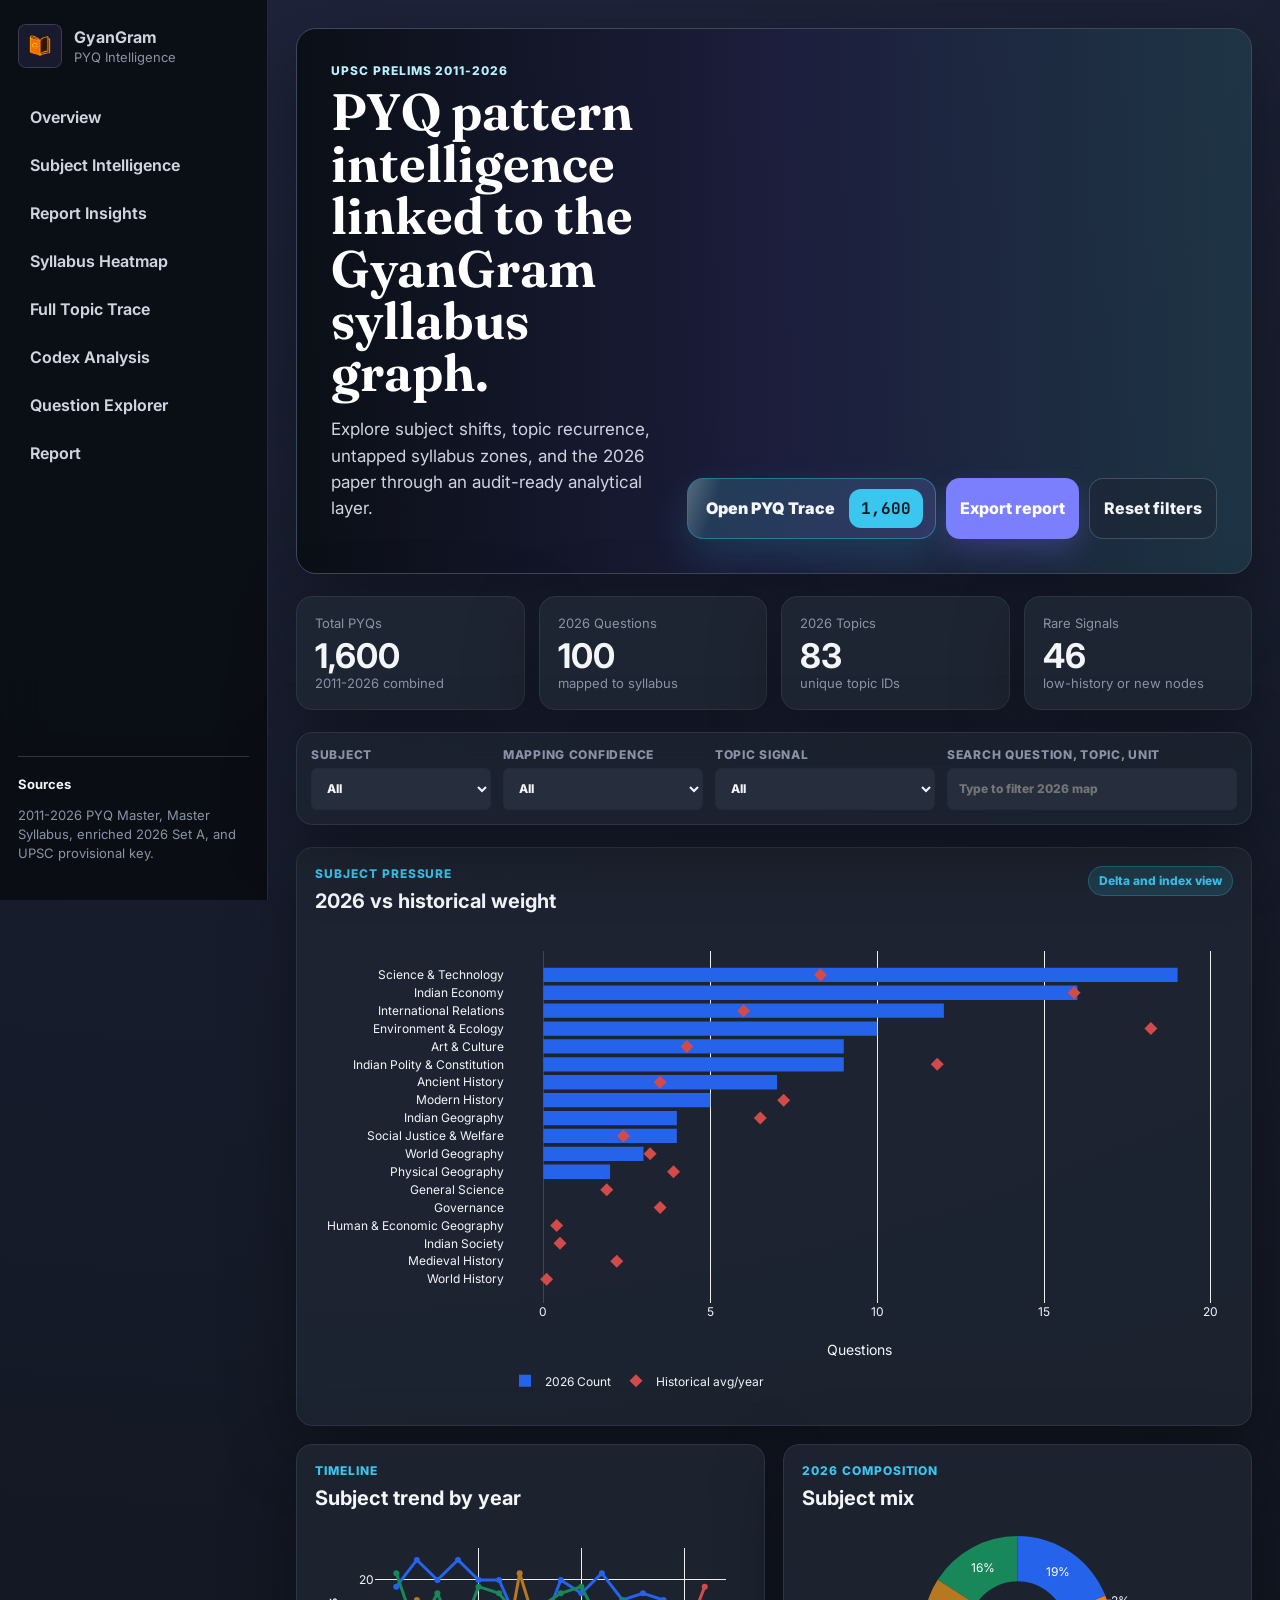
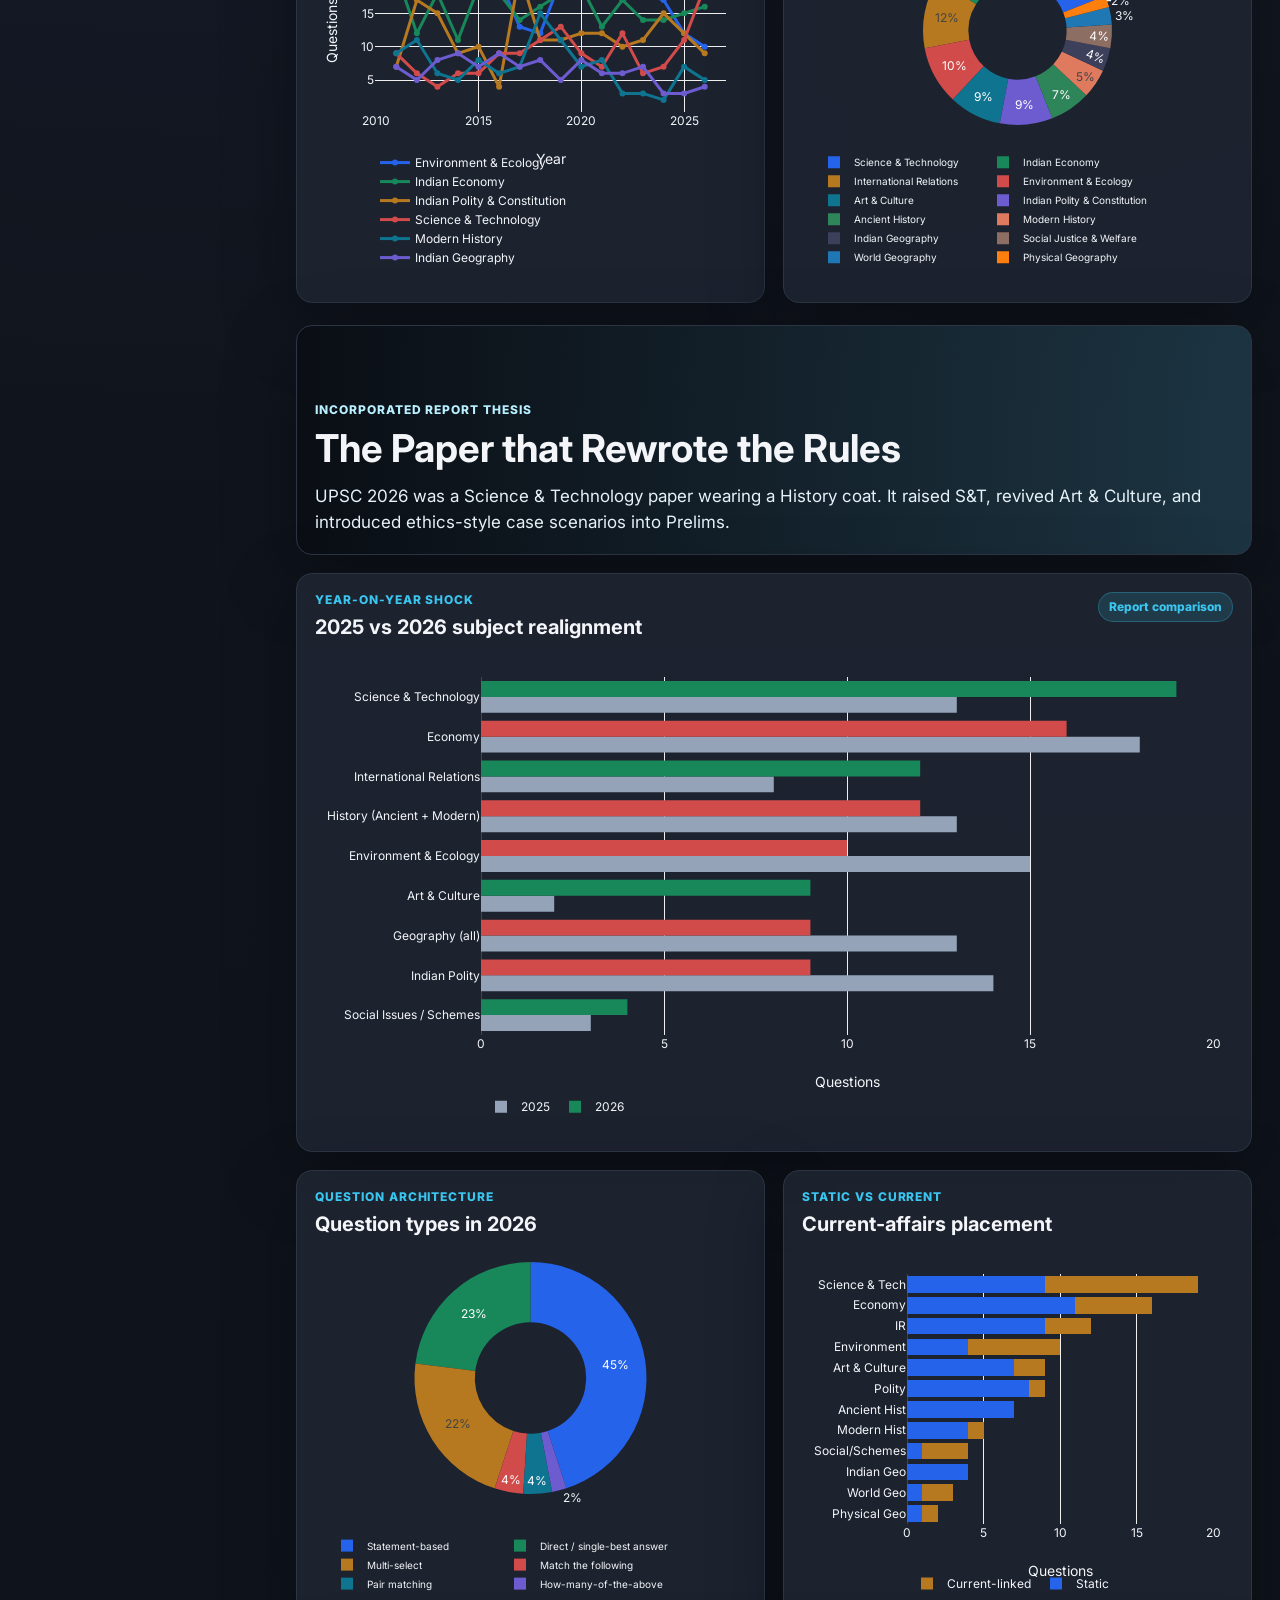
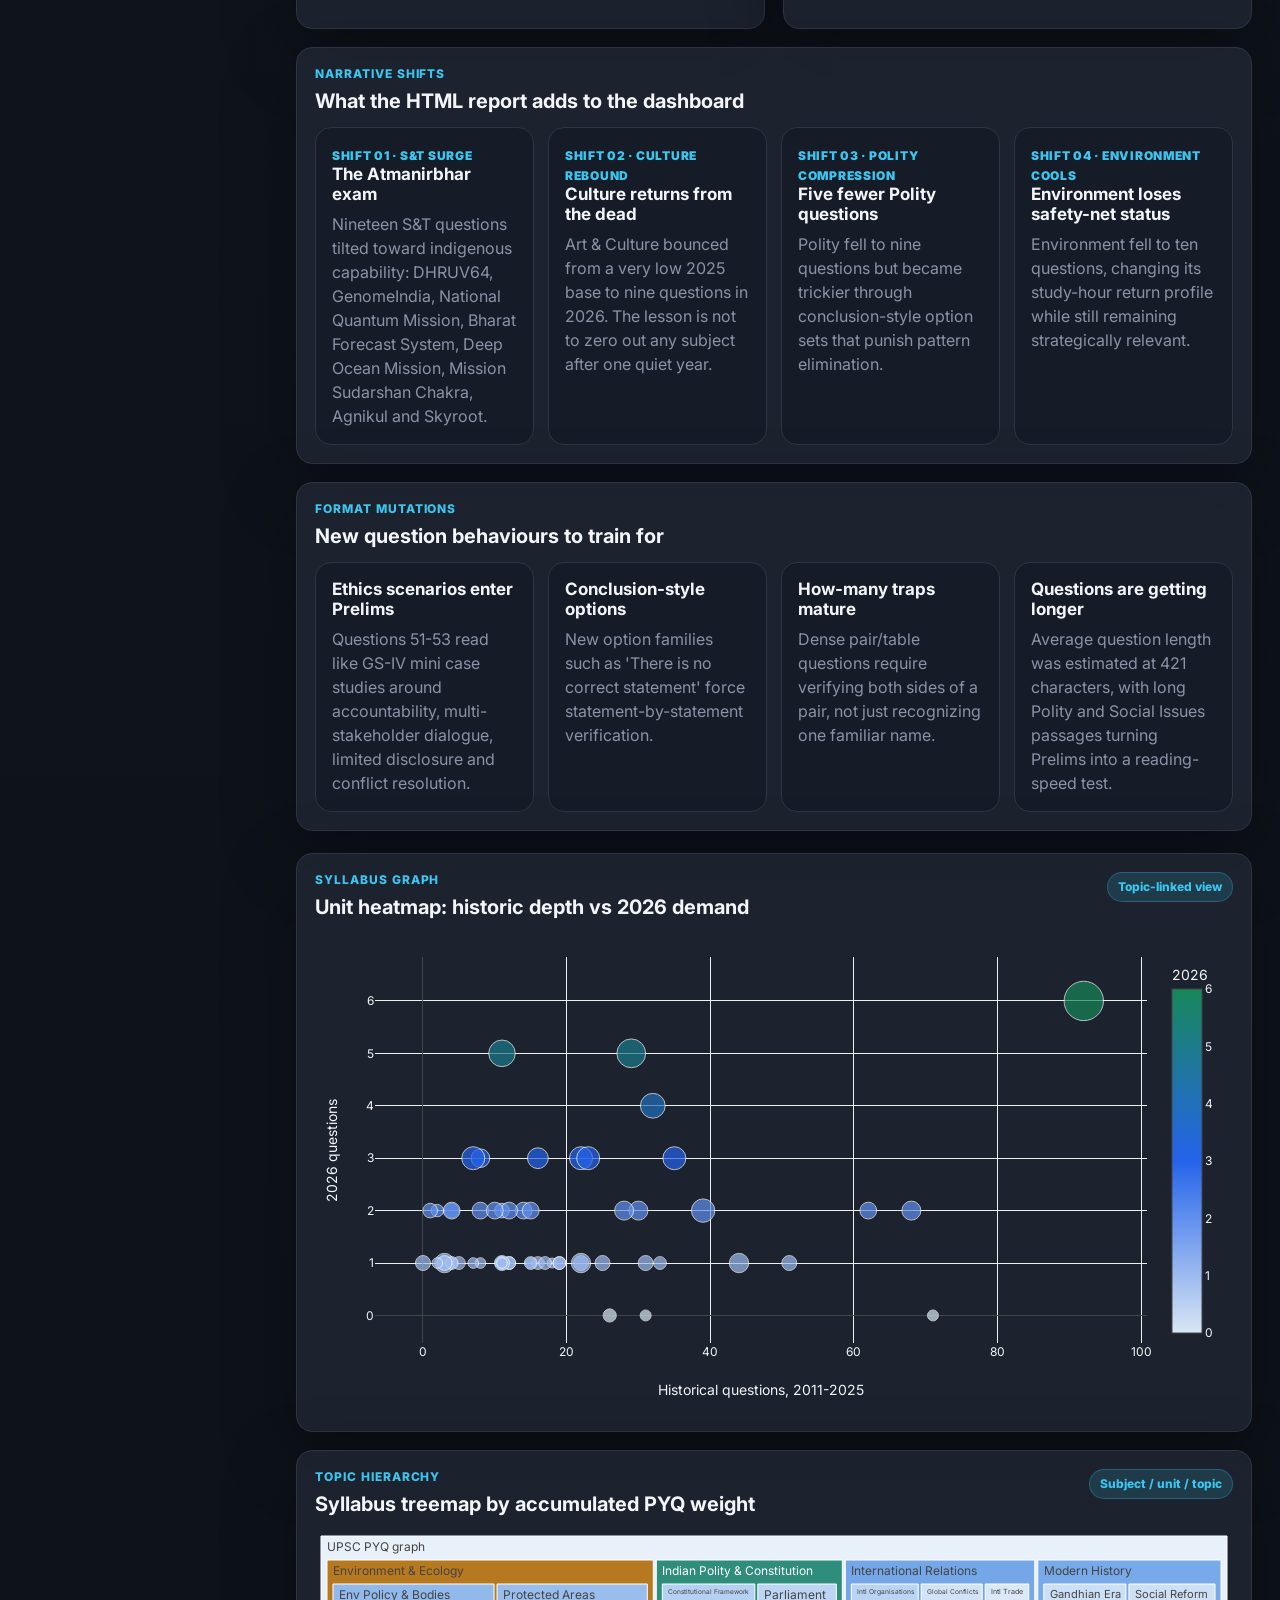
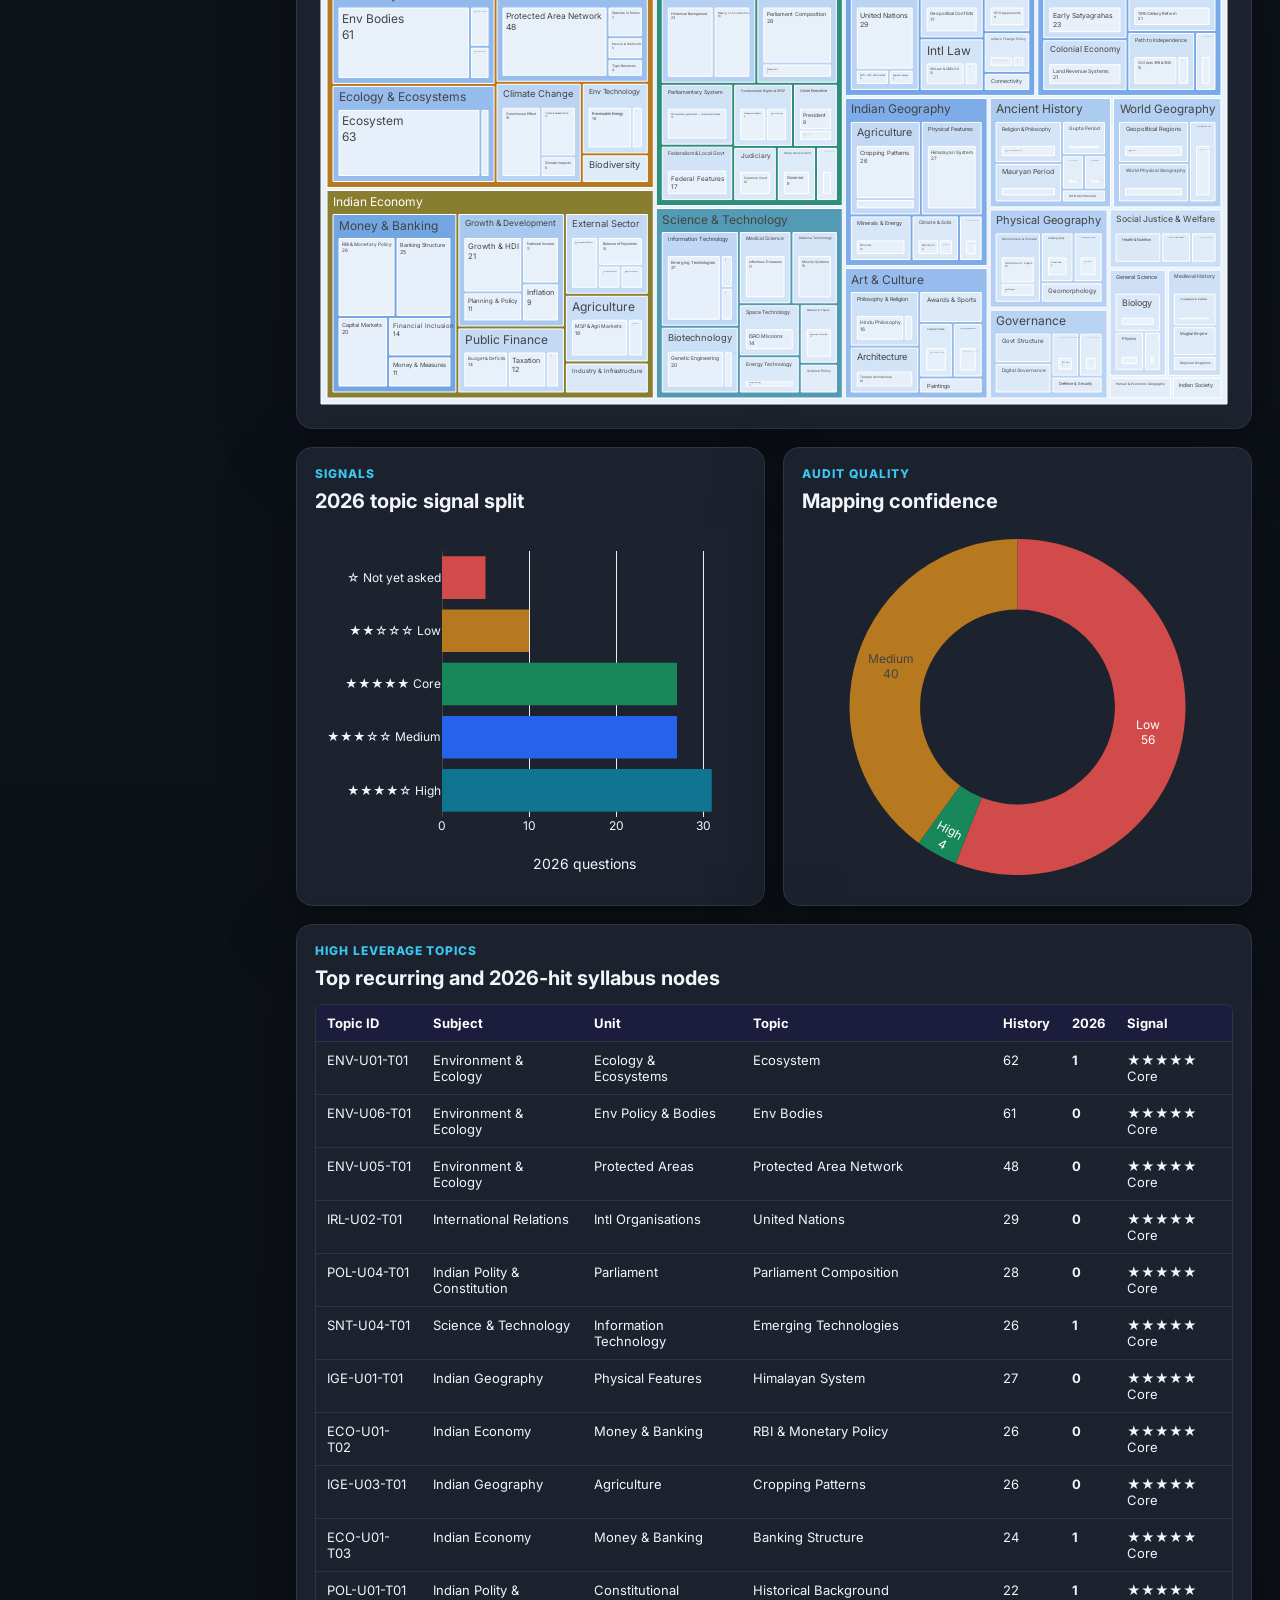
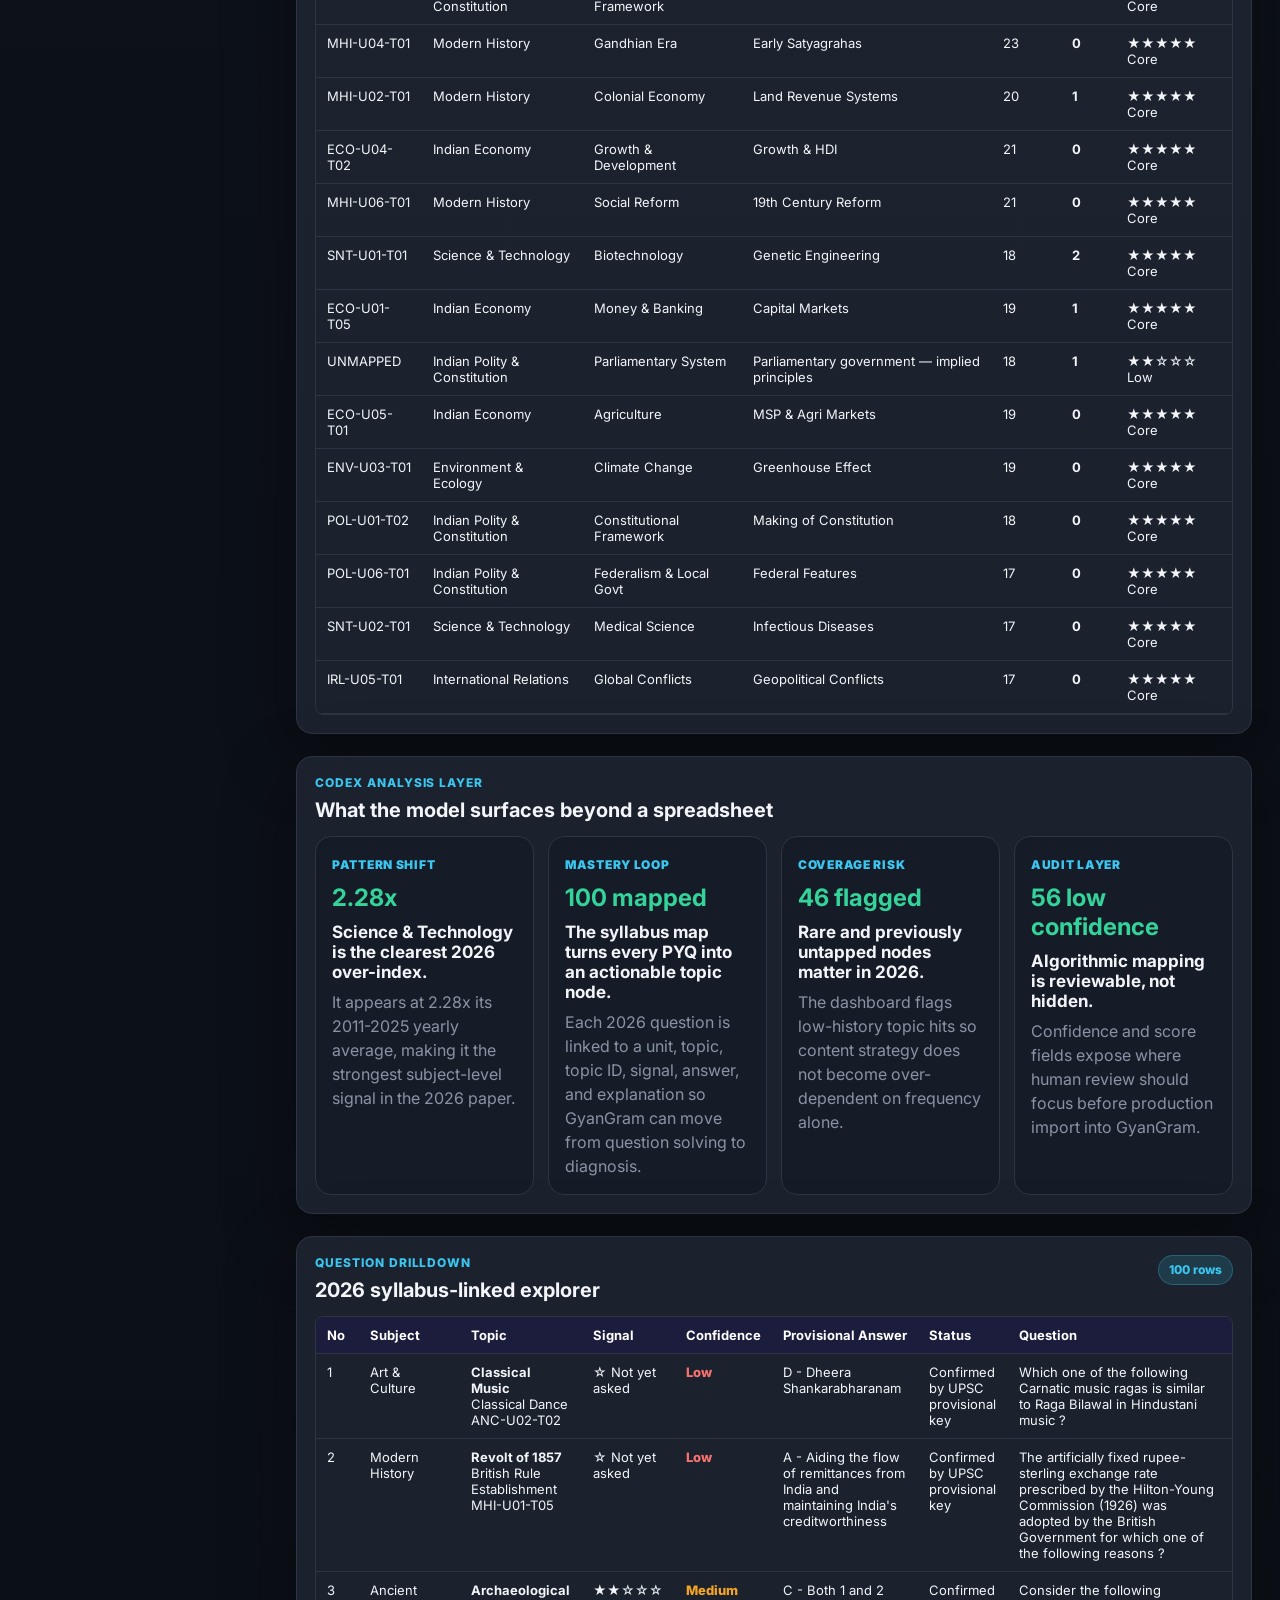
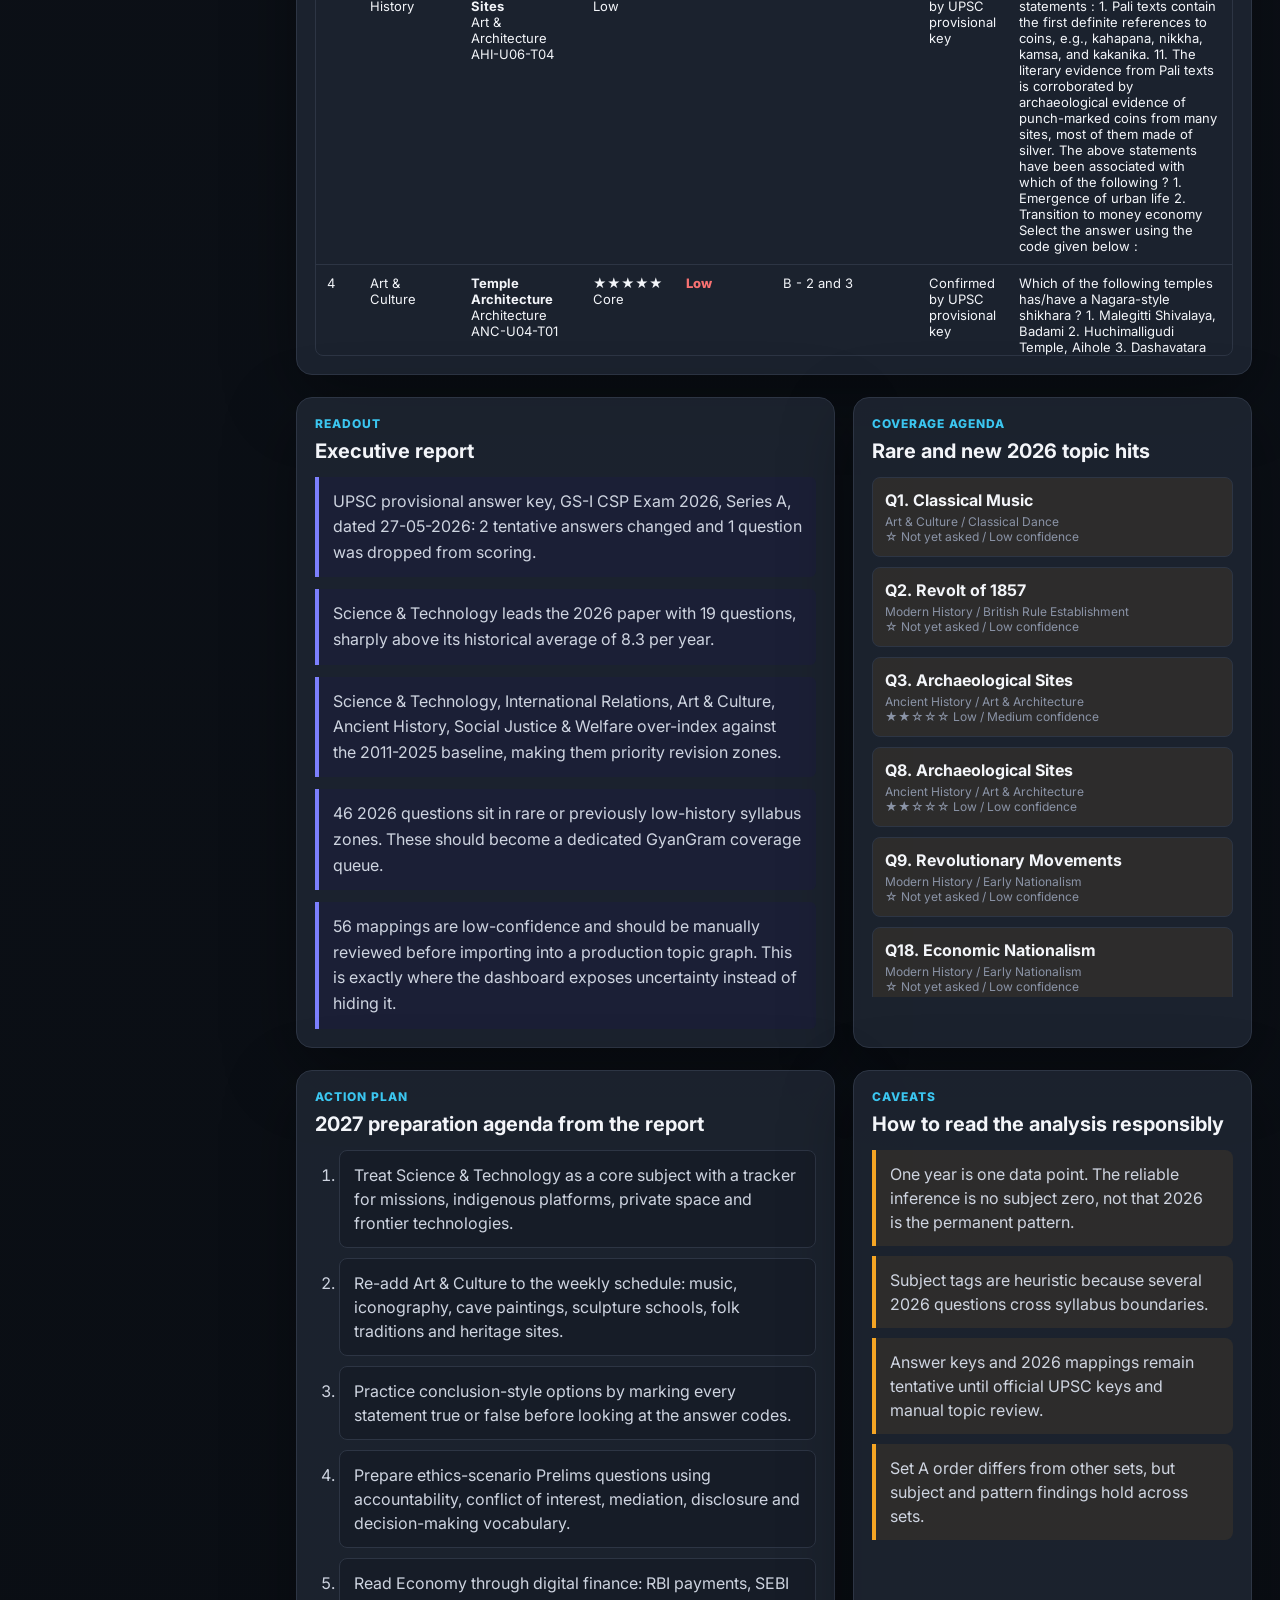
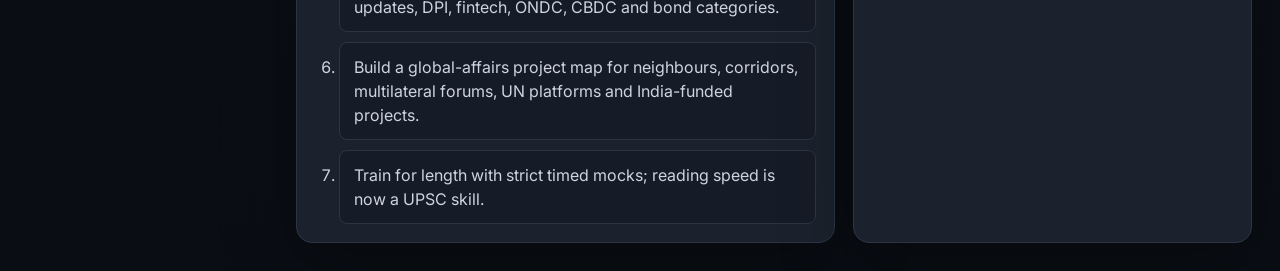
<file: index.html>
<!doctype html>
<html lang="en">
  <head>
    <meta charset="utf-8" />
    <meta name="viewport" content="width=device-width, initial-scale=1" />
    <title>UPSC Prelims PYQ Intelligence Dashboard</title>
    <link rel="preconnect" href="https://fonts.googleapis.com" />
    <link rel="preconnect" href="https://fonts.gstatic.com" crossorigin />
    <link href="https://fonts.googleapis.com/css2?family=Fraunces:opsz,wght,SOFT@9..144,500..700,50&family=Inter:wght@400;500;600;700;800;900&family=JetBrains+Mono:wght@500;600&display=swap" rel="stylesheet" />
    <link rel="stylesheet" href="./styles.css" />
  </head>
  <body>
    <div class="app-shell">
      <aside class="sidebar" aria-label="Dashboard navigation">
        <div class="brand">
          <span class="brand-mark">
            <img src="./assets/AppIcon.png" alt="GyanGram logo" />
          </span>
          <div>
            <strong>GyanGram</strong>
            <span>PYQ Intelligence</span>
          </div>
        </div>
        <nav>
          <a href="#overview">Overview</a>
          <a href="#subject">Subject Intelligence</a>
          <a href="#report-insights">Report Insights</a>
          <a href="#syllabus">Syllabus Heatmap</a>
          <a href="./trace.html">Full Topic Trace</a>
          <a href="#codex">Codex Analysis</a>
          <a href="#explorer">Question Explorer</a>
          <a href="#report">Report</a>
        </nav>
        <div class="source-note">
          <span>Sources</span>
          <p>2011-2026 PYQ Master, Master Syllabus, enriched 2026 Set A, and UPSC provisional key.</p>
        </div>
      </aside>

      <main>
        <section id="overview" class="hero-section">
          <div class="hero-copy">
            <p class="eyebrow">UPSC Prelims 2011-2026</p>
            <h1>PYQ pattern intelligence linked to the GyanGram syllabus graph.</h1>
            <p>
              Explore subject shifts, topic recurrence, untapped syllabus zones, and
              the 2026 paper through an audit-ready analytical layer.
            </p>
          </div>
          <div class="hero-actions">
            <a class="glass-trace-cta" href="./trace.html">
              <span>Open PYQ Trace</span>
              <strong>1,600</strong>
            </a>
            <button class="primary-action" id="downloadReport">Export report</button>
            <button class="ghost-action" id="resetFilters">Reset filters</button>
          </div>
        </section>

        <section class="kpi-grid" aria-label="Key metrics">
          <article>
            <span>Total PYQs</span>
            <strong id="kpiTotal">--</strong>
            <small>2011-2026 combined</small>
          </article>
          <article>
            <span>2026 Questions</span>
            <strong id="kpi2026">--</strong>
            <small>mapped to syllabus</small>
          </article>
          <article>
            <span>2026 Topics</span>
            <strong id="kpiTopics">--</strong>
            <small>unique topic IDs</small>
          </article>
          <article>
            <span>Rare Signals</span>
            <strong id="kpiRare">--</strong>
            <small>low-history or new nodes</small>
          </article>
        </section>

        <section class="controls" aria-label="Filters">
          <label>
            Subject
            <select id="subjectFilter"></select>
          </label>
          <label>
            Mapping confidence
            <select id="confidenceFilter"></select>
          </label>
          <label>
            Topic signal
            <select id="signalFilter"></select>
          </label>
          <label class="search-control">
            Search question, topic, unit
            <input id="searchBox" type="search" placeholder="Type to filter 2026 map" />
          </label>
        </section>

        <section id="subject" class="grid two">
          <article class="panel span-2">
            <div class="panel-head">
              <div>
                <p class="eyebrow">Subject pressure</p>
                <h2>2026 vs historical weight</h2>
              </div>
              <span class="chip">Delta and index view</span>
            </div>
            <div id="subjectBar" class="chart tall"></div>
          </article>

          <article class="panel">
            <div class="panel-head">
              <div>
                <p class="eyebrow">Timeline</p>
                <h2>Subject trend by year</h2>
              </div>
            </div>
            <div id="trendLine" class="chart"></div>
          </article>

          <article class="panel">
            <div class="panel-head">
              <div>
                <p class="eyebrow">2026 composition</p>
                <h2>Subject mix</h2>
              </div>
            </div>
            <div id="subjectDonut" class="chart"></div>
          </article>
        </section>

        <section id="report-insights" class="grid two">
          <article class="panel span-2 report-hero">
            <div>
              <p class="eyebrow">Incorporated report thesis</p>
              <h2 id="reportHeadline">The Paper that Rewrote the Rules</h2>
              <p id="reportTldr"></p>
            </div>
          </article>

          <article class="panel span-2">
            <div class="panel-head">
              <div>
                <p class="eyebrow">Year-on-year shock</p>
                <h2>2025 vs 2026 subject realignment</h2>
              </div>
              <span class="chip">Report comparison</span>
            </div>
            <div id="compare2025Chart" class="chart tall"></div>
          </article>

          <article class="panel">
            <div class="panel-head">
              <div>
                <p class="eyebrow">Question architecture</p>
                <h2>Question types in 2026</h2>
              </div>
            </div>
            <div id="typeChart" class="chart"></div>
          </article>

          <article class="panel">
            <div class="panel-head">
              <div>
                <p class="eyebrow">Static vs current</p>
                <h2>Current-affairs placement</h2>
              </div>
            </div>
            <div id="currentStaticChart" class="chart"></div>
          </article>

          <article class="panel span-2">
            <div class="panel-head">
              <div>
                <p class="eyebrow">Narrative shifts</p>
                <h2>What the HTML report adds to the dashboard</h2>
              </div>
            </div>
            <div id="reportShiftGrid" class="finding-grid"></div>
          </article>

          <article class="panel span-2">
            <div class="panel-head">
              <div>
                <p class="eyebrow">Format mutations</p>
                <h2>New question behaviours to train for</h2>
              </div>
            </div>
            <div id="mutationGrid" class="mutation-grid"></div>
          </article>
        </section>

        <section id="syllabus" class="grid two">
          <article class="panel span-2">
            <div class="panel-head">
              <div>
                <p class="eyebrow">Syllabus graph</p>
                <h2>Unit heatmap: historic depth vs 2026 demand</h2>
              </div>
              <span class="chip">Topic-linked view</span>
            </div>
            <div id="unitBubble" class="chart tall"></div>
          </article>

          <article class="panel span-2">
            <div class="panel-head">
              <div>
                <p class="eyebrow">Topic hierarchy</p>
                <h2>Syllabus treemap by accumulated PYQ weight</h2>
              </div>
              <span class="chip">Subject / unit / topic</span>
            </div>
            <div id="topicTreemap" class="chart tall"></div>
          </article>

          <article class="panel">
            <div class="panel-head">
              <div>
                <p class="eyebrow">Signals</p>
                <h2>2026 topic signal split</h2>
              </div>
            </div>
            <div id="signalBars" class="chart"></div>
          </article>

          <article class="panel">
            <div class="panel-head">
              <div>
                <p class="eyebrow">Audit quality</p>
                <h2>Mapping confidence</h2>
              </div>
            </div>
            <div id="confidenceGauge" class="chart"></div>
          </article>

          <article class="panel span-2">
            <div class="panel-head">
              <div>
                <p class="eyebrow">High leverage topics</p>
                <h2>Top recurring and 2026-hit syllabus nodes</h2>
              </div>
            </div>
            <div class="table-wrap">
              <table id="topicTable"></table>
            </div>
          </article>
        </section>

        <section id="codex" class="panel">
          <div class="panel-head">
            <div>
              <p class="eyebrow">Codex analysis layer</p>
              <h2>What the model surfaces beyond a spreadsheet</h2>
            </div>
          </div>
          <div id="findingGrid" class="finding-grid"></div>
        </section>

        <section id="explorer" class="panel">
          <div class="panel-head">
            <div>
              <p class="eyebrow">Question drilldown</p>
              <h2>2026 syllabus-linked explorer</h2>
            </div>
            <span id="resultCount" class="chip">0 rows</span>
          </div>
          <div class="table-wrap questions">
            <table id="questionTable"></table>
          </div>
        </section>

        <section id="report" class="report-grid">
          <article class="panel">
            <div class="panel-head">
              <div>
                <p class="eyebrow">Readout</p>
                <h2>Executive report</h2>
              </div>
            </div>
            <div id="reportBody" class="report-body"></div>
          </article>
          <article class="panel">
            <div class="panel-head">
              <div>
                <p class="eyebrow">Coverage agenda</p>
                <h2>Rare and new 2026 topic hits</h2>
              </div>
            </div>
            <div id="rareList" class="rare-list"></div>
          </article>
        </section>

        <section class="report-grid">
          <article class="panel">
            <div class="panel-head">
              <div>
                <p class="eyebrow">Action plan</p>
                <h2>2027 preparation agenda from the report</h2>
              </div>
            </div>
            <ol id="prepList" class="prep-list"></ol>
          </article>
          <article class="panel">
            <div class="panel-head">
              <div>
                <p class="eyebrow">Caveats</p>
                <h2>How to read the analysis responsibly</h2>
              </div>
            </div>
            <div id="caveatList" class="caveat-list"></div>
          </article>
        </section>
      </main>
    </div>

    <script src="./vendor/plotly-2.35.2.min.js"></script>
    <script src="./data.js"></script>
    <script src="./app.js"></script>
  </body>
</html>
</file>
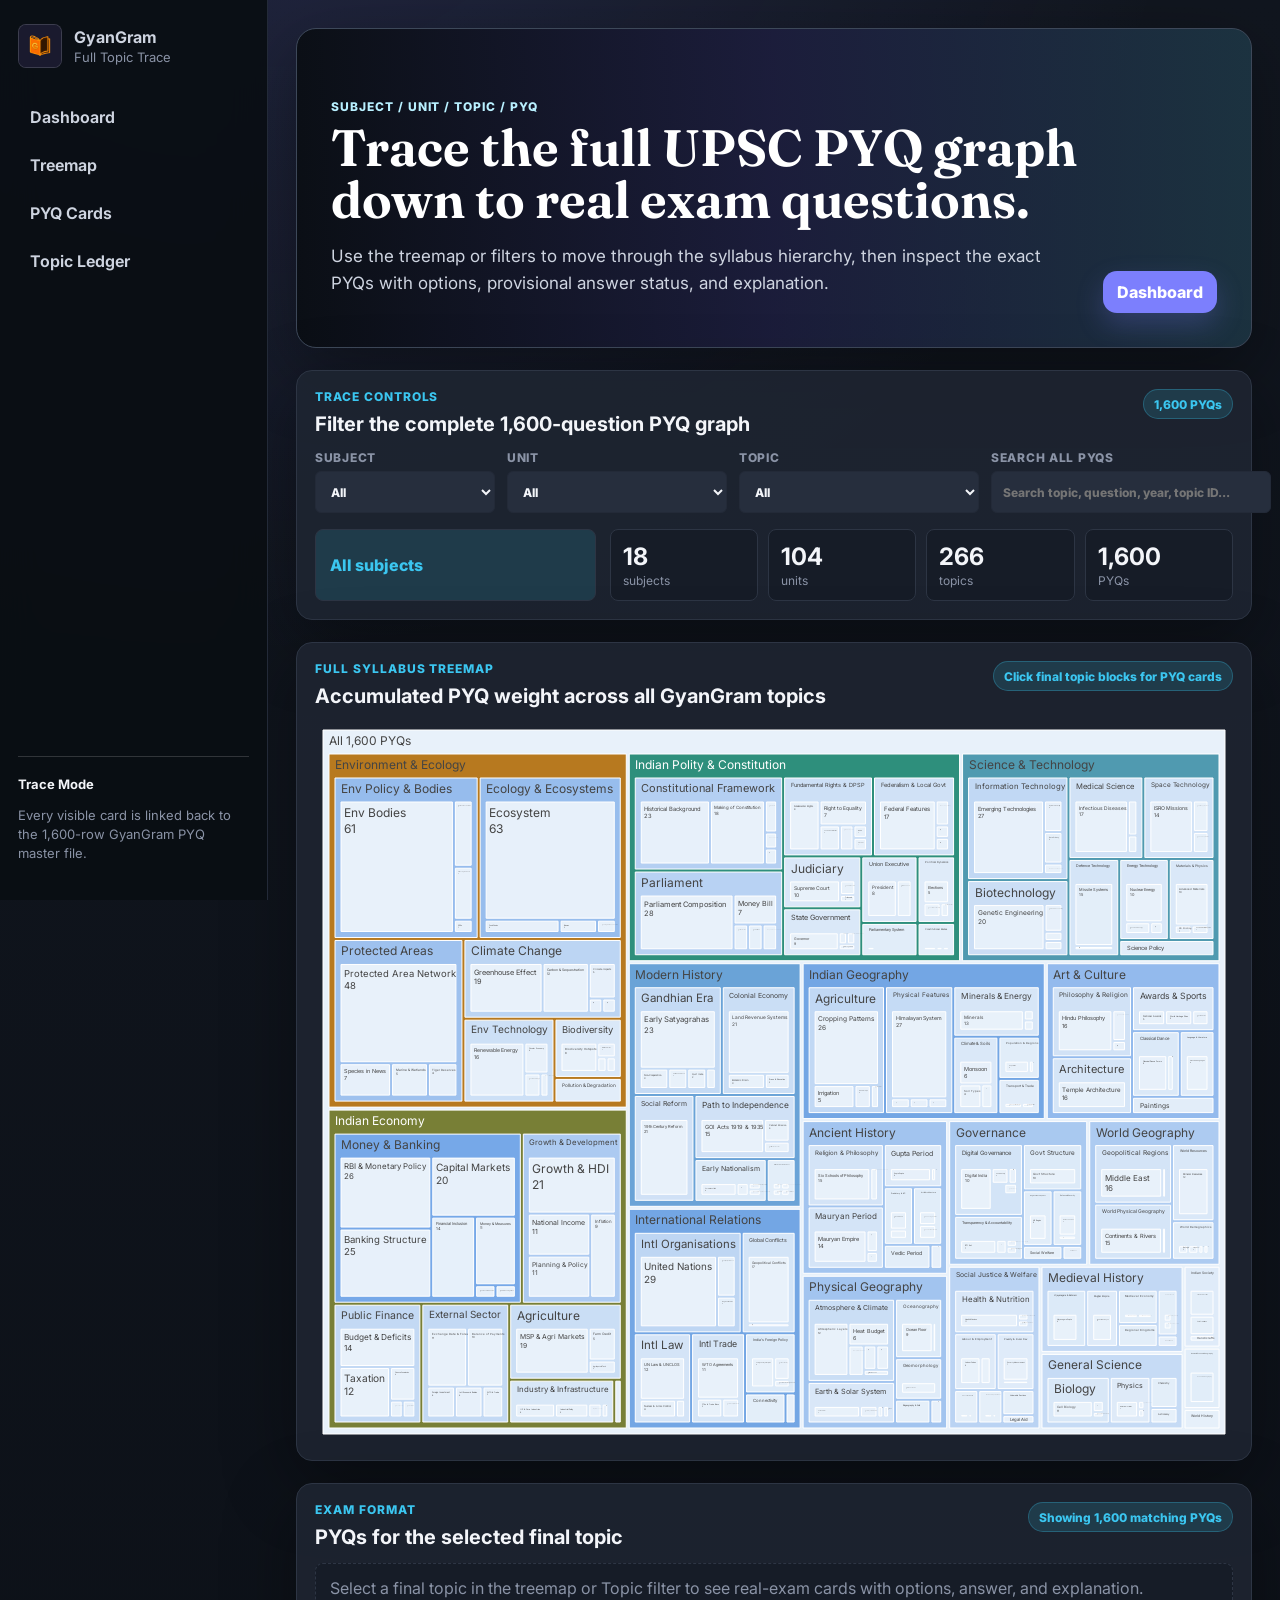
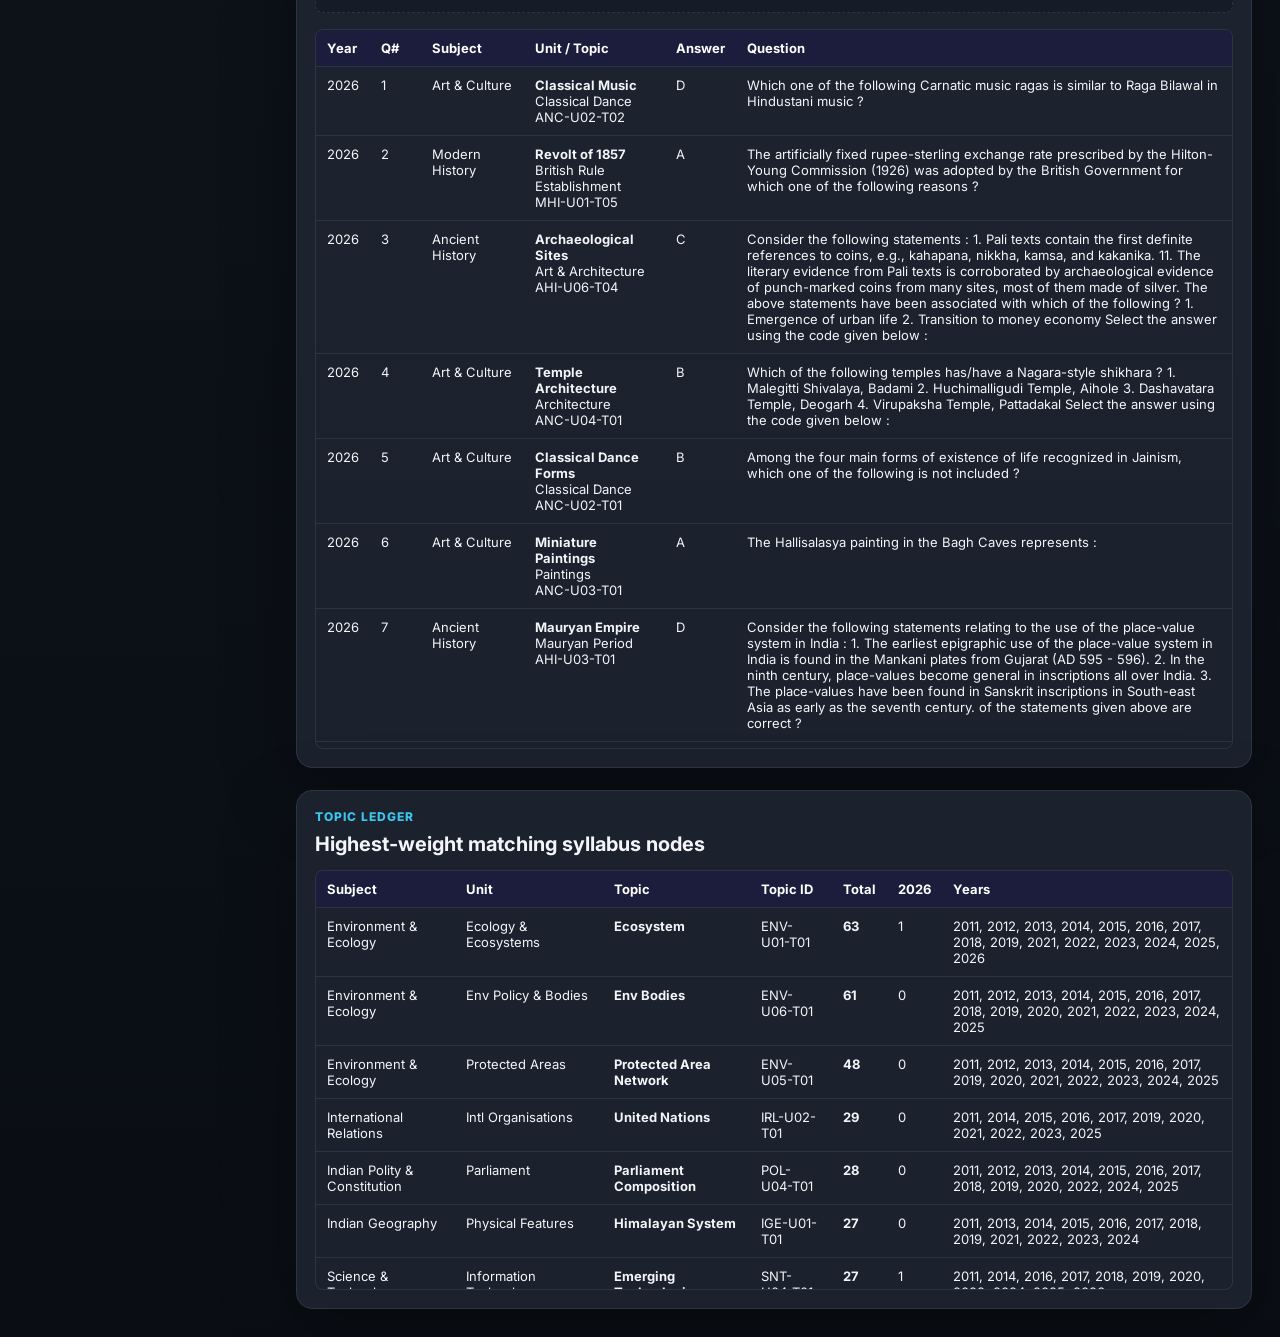
<file: trace.html>
<!doctype html>
<html lang="en">
  <head>
    <meta charset="utf-8" />
    <meta name="viewport" content="width=device-width, initial-scale=1" />
    <title>GyanGram Full Topic Trace</title>
    <link rel="preconnect" href="https://fonts.googleapis.com" />
    <link rel="preconnect" href="https://fonts.gstatic.com" crossorigin />
    <link href="https://fonts.googleapis.com/css2?family=Fraunces:opsz,wght,SOFT@9..144,500..700,50&family=Inter:wght@400;500;600;700;800;900&family=JetBrains+Mono:wght@500;600&display=swap" rel="stylesheet" />
    <link rel="stylesheet" href="./styles.css" />
  </head>
  <body>
    <div class="app-shell">
      <aside class="sidebar" aria-label="Trace navigation">
        <div class="brand">
          <span class="brand-mark">
            <img src="./assets/AppIcon.png" alt="GyanGram logo" />
          </span>
          <div>
            <strong>GyanGram</strong>
            <span>Full Topic Trace</span>
          </div>
        </div>
        <nav>
          <a href="./index.html">Dashboard</a>
          <a href="#trace-map">Treemap</a>
          <a href="#trace-pyqs">PYQ Cards</a>
          <a href="#trace-ledger">Topic Ledger</a>
        </nav>
        <div class="source-note">
          <span>Trace Mode</span>
          <p>Every visible card is linked back to the 1,600-row GyanGram PYQ master file.</p>
        </div>
      </aside>

      <main>
        <section class="hero-section trace-page-hero">
          <div class="hero-copy">
            <p class="eyebrow">Subject / Unit / Topic / PYQ</p>
            <h1>Trace the full UPSC PYQ graph down to real exam questions.</h1>
            <p>
              Use the treemap or filters to move through the syllabus hierarchy, then inspect the exact PYQs with options,
              provisional answer status, and explanation.
            </p>
          </div>
          <div class="hero-actions">
            <a class="primary-action button-link" href="./index.html">Dashboard</a>
          </div>
        </section>

        <section class="panel trace-hero">
          <div class="panel-head">
            <div>
              <p class="eyebrow">Trace controls</p>
              <h2>Filter the complete 1,600-question PYQ graph</h2>
            </div>
            <span id="traceCount" class="chip">1,600 PYQs</span>
          </div>
          <div class="trace-controls">
            <label>
              Subject
              <select id="traceSubjectFilter"></select>
            </label>
            <label>
              Unit
              <select id="traceUnitFilter"></select>
            </label>
            <label>
              Topic
              <select id="traceTopicFilter"></select>
            </label>
            <label>
              Search all PYQs
              <input id="traceSearchBox" type="search" placeholder="Search topic, question, year, topic ID..." />
            </label>
            <button id="resetTrace" type="button">Reset</button>
          </div>
          <div class="trace-meta">
            <span id="traceCrumb">All subjects</span>
            <div id="traceSummary" class="trace-summary"></div>
          </div>
        </section>

        <section id="trace-map" class="panel">
          <div class="panel-head">
            <div>
              <p class="eyebrow">Full syllabus treemap</p>
              <h2>Accumulated PYQ weight across all GyanGram topics</h2>
            </div>
            <span class="chip">Click final topic blocks for PYQ cards</span>
          </div>
          <div id="fullTopicTreemap" class="chart xlarge"></div>
        </section>

        <section id="trace-pyqs" class="panel">
          <div class="panel-head">
            <div>
              <p class="eyebrow">Exam format</p>
              <h2>PYQs for the selected final topic</h2>
            </div>
            <span id="traceQuestionLimit" class="chip">Showing matching PYQs</span>
          </div>
          <div id="traceExamCards" class="exam-card-grid"></div>
          <div class="table-wrap trace-questions">
            <table id="traceQuestionTable"></table>
          </div>
        </section>

        <section id="trace-ledger" class="panel">
          <div class="panel-head">
            <div>
              <p class="eyebrow">Topic ledger</p>
              <h2>Highest-weight matching syllabus nodes</h2>
            </div>
          </div>
          <div class="table-wrap trace-topics">
            <table id="traceTopicTable"></table>
          </div>
        </section>
      </main>
    </div>

    <script src="./vendor/plotly-2.35.2.min.js"></script>
    <script src="./data.js"></script>
    <script src="./trace.js"></script>
  </body>
</html>
</file>
<file: styles.css>
:root {
  --ink: #f3f5f9;
  --body: #ced4e0;
  --muted: #8a93a6;
  --faint: #5a6272;
  --line: #2d3544;
  --hairline: #232a38;
  --borderEmphasis: #3d4859;
  --paper: #0a0e14;
  --canvas: #11161f;
  --panel: #1e2532;
  --panel-soft: #161c27;
  --raised: #262e3d;
  --nav: #0a0e14;
  --blue: #7c7ffd;
  --blue-dark: #5b5fe3;
  --green: #34d39a;
  --amber: #f5a524;
  --coral: #f87171;
  --cyan: #3bc6f0;
  --cyan-soft: #1f3b4a;
  --heritage: #c97b5a;
  --economy: #d4a73e;
  --shadow: 0 22px 70px rgba(0, 0, 0, 0.34);
  --glass: rgba(30, 37, 50, 0.68);
}

* {
  box-sizing: border-box;
}

html {
  scroll-behavior: smooth;
}

body {
  margin: 0;
  background:
    radial-gradient(circle at 20% -10%, rgba(124, 127, 253, 0.18), transparent 28%),
    linear-gradient(180deg, var(--canvas), var(--paper));
  color: var(--ink);
  font-family: Inter, ui-sans-serif, system-ui, -apple-system, BlinkMacSystemFont, "Segoe UI", sans-serif;
  letter-spacing: 0;
}

button,
input,
select {
  font: inherit;
}

.app-shell {
  display: grid;
  grid-template-columns: 268px minmax(0, 1fr);
  min-height: 100vh;
}

.sidebar {
  position: sticky;
  top: 0;
  height: 100vh;
  padding: 24px 18px;
  background: rgba(10, 14, 20, 0.94);
  color: var(--body);
  display: flex;
  flex-direction: column;
  gap: 28px;
  border-right: 1px solid var(--hairline);
  backdrop-filter: blur(18px);
}

.brand {
  display: flex;
  align-items: center;
  gap: 12px;
}

.brand-mark {
  width: 44px;
  height: 44px;
  display: grid;
  place-items: center;
  background: #17182c;
  border-radius: 8px;
  overflow: hidden;
  border: 1px solid rgba(255, 255, 255, 0.16);
}

.brand-mark img {
  width: 100%;
  height: 100%;
  object-fit: cover;
}

.brand strong,
.brand span {
  display: block;
}

.brand span:last-child {
  color: var(--muted);
  font-size: 13px;
  margin-top: 2px;
}

nav {
  display: grid;
  gap: 6px;
}

nav a {
  color: var(--body);
  text-decoration: none;
  padding: 11px 12px;
  border-radius: 6px;
  font-weight: 650;
}

nav a:hover {
  background: rgba(124, 127, 253, 0.16);
  color: var(--ink);
}

.source-note {
  margin-top: auto;
  border-top: 1px solid rgba(255, 255, 255, 0.16);
  padding-top: 18px;
  color: var(--muted);
  font-size: 13px;
  line-height: 1.45;
}

.source-note span {
  display: block;
  color: var(--ink);
  font-weight: 700;
  margin-bottom: 6px;
}

main {
  padding: 28px;
  display: grid;
  gap: 22px;
}

.hero-section {
  min-height: 260px;
  display: grid;
  grid-template-columns: minmax(0, 1fr) auto;
  align-items: end;
  gap: 24px;
  padding: 34px;
  color: #ffffff;
  background:
    linear-gradient(90deg, rgba(10, 14, 20, 0.95), rgba(28, 29, 61, 0.88), rgba(31, 59, 74, 0.76)),
    url("https://images.unsplash.com/photo-1516321318423-f06f85e504b3?auto=format&fit=crop&w=1800&q=80") center/cover;
  border: 1px solid var(--borderEmphasis, #3d4859);
  border-radius: 20px;
  box-shadow: var(--shadow);
  overflow: hidden;
}

.hero-copy {
  max-width: 940px;
}

.eyebrow {
  margin: 0 0 8px;
  color: var(--cyan);
  font-size: 12px;
  text-transform: uppercase;
  letter-spacing: 0.08em;
  font-weight: 800;
}

.hero-section .eyebrow {
  color: #b8f0ff;
}

h1,
h2 {
  margin: 0;
  letter-spacing: 0;
}

h1 {
  font-family: Fraunces, Georgia, serif;
  font-weight: 650;
  font-size: clamp(34px, 4vw, 58px);
  line-height: 1.02;
  max-width: 980px;
}

h2 {
  color: var(--ink);
  font-size: 20px;
  line-height: 1.2;
}

.hero-copy p:last-child {
  max-width: 760px;
  color: var(--body);
  font-size: 17px;
  line-height: 1.55;
}

.trace-page-hero {
  min-height: 320px;
}

.hero-actions {
  display: flex;
  gap: 10px;
  flex-wrap: wrap;
}

button {
  border: 0;
  cursor: pointer;
  border-radius: 14px;
  padding: 11px 14px;
  font-weight: 800;
}

.button-link {
  display: inline-flex;
  align-items: center;
  justify-content: center;
  min-height: 42px;
  border-radius: 14px;
  padding: 11px 14px;
  font-weight: 800;
  text-decoration: none;
}

.primary-action {
  background: var(--blue);
  color: #ffffff;
  box-shadow: 0 12px 28px rgba(124, 127, 253, 0.24);
}

.ghost-action {
  color: var(--ink);
  background: rgba(30, 37, 50, 0.52);
  border: 1px solid rgba(206, 212, 224, 0.22);
  backdrop-filter: blur(14px);
}

.glass-trace-cta {
  position: relative;
  display: grid;
  grid-template-columns: minmax(0, 1fr) auto;
  align-items: center;
  gap: 14px;
  min-height: 54px;
  padding: 10px 12px 10px 18px;
  color: var(--ink);
  text-decoration: none;
  border: 1px solid rgba(59, 198, 240, 0.42);
  border-radius: 16px;
  background:
    linear-gradient(135deg, rgba(59, 198, 240, 0.18), rgba(124, 127, 253, 0.22)),
    rgba(30, 37, 50, 0.46);
  box-shadow: 0 18px 40px rgba(59, 198, 240, 0.16);
  overflow: hidden;
  backdrop-filter: blur(18px);
}

.glass-trace-cta::before {
  content: "";
  position: absolute;
  inset: -60% auto -60% -35%;
  width: 44%;
  background: linear-gradient(90deg, transparent, rgba(255, 255, 255, 0.38), transparent);
  transform: rotate(18deg);
  animation: traceSheen 3.8s ease-in-out infinite;
}

.glass-trace-cta span,
.glass-trace-cta strong {
  position: relative;
  z-index: 1;
}

.glass-trace-cta span {
  font-weight: 900;
}

.glass-trace-cta strong {
  min-width: 64px;
  padding: 9px 12px;
  border-radius: 12px;
  background: var(--cyan);
  color: #0a1a22;
  font-family: "JetBrains Mono", monospace;
  text-align: center;
}

.glass-trace-cta:hover {
  transform: translateY(-1px);
  border-color: rgba(59, 198, 240, 0.78);
}

@keyframes traceSheen {
  0%, 42% { transform: translateX(0) rotate(18deg); opacity: 0; }
  52% { opacity: 1; }
  76%, 100% { transform: translateX(340%) rotate(18deg); opacity: 0; }
}

.kpi-grid {
  display: grid;
  grid-template-columns: repeat(4, minmax(0, 1fr));
  gap: 14px;
}

.kpi-grid article,
.panel {
  background: var(--panel);
  border: 1px solid var(--line);
  border-radius: 16px;
  box-shadow: var(--shadow);
}

.kpi-grid article {
  padding: 18px;
}

.kpi-grid span,
.kpi-grid small {
  display: block;
  color: var(--muted);
  font-size: 13px;
}

.kpi-grid strong {
  display: block;
  margin: 8px 0 2px;
  font-size: 34px;
  line-height: 1;
}

.controls {
  background: var(--glass);
  border: 1px solid var(--line);
  border-radius: 16px;
  box-shadow: var(--shadow);
  padding: 14px;
  display: grid;
  grid-template-columns: 180px 200px 220px minmax(260px, 1fr);
  gap: 12px;
  backdrop-filter: blur(16px);
}

.controls label {
  color: var(--muted);
  font-size: 12px;
  font-weight: 800;
  text-transform: uppercase;
  letter-spacing: 0.06em;
}

.controls select,
.controls input {
  display: block;
  width: 100%;
  margin-top: 6px;
  border: 1px solid var(--hairline);
  background: var(--raised);
  color: var(--ink);
  border-radius: 6px;
  padding: 10px 11px;
  min-height: 42px;
}

.grid {
  display: grid;
  gap: 18px;
}

.grid.two {
  grid-template-columns: repeat(2, minmax(0, 1fr));
}

.span-2 {
  grid-column: 1 / -1;
}

.panel {
  padding: 18px;
  min-width: 0;
  background: rgba(30, 37, 50, 0.88);
}

.panel-head {
  display: flex;
  align-items: flex-start;
  justify-content: space-between;
  gap: 14px;
  margin-bottom: 14px;
}

.chip {
  display: inline-flex;
  align-items: center;
  min-height: 30px;
  white-space: nowrap;
  padding: 6px 10px;
  background: var(--cyan-soft);
  color: var(--cyan);
  border: 1px solid rgba(59, 198, 240, 0.28);
  border-radius: 999px;
  font-size: 12px;
  font-weight: 800;
}

.chart {
  height: 360px;
  width: 100%;
}

.chart.tall {
  height: 480px;
}

.chart.xlarge {
  height: 720px;
}

.table-wrap {
  width: 100%;
  overflow: auto;
  border: 1px solid var(--line);
  border-radius: 8px;
}

table {
  width: 100%;
  border-collapse: collapse;
  font-size: 13px;
}

th {
  position: sticky;
  top: 0;
  background: #1c1d3d;
  color: #ffffff;
  text-align: left;
  z-index: 1;
}

th,
td {
  padding: 10px 11px;
  border-bottom: 1px solid var(--line);
  vertical-align: top;
}

tr:hover td {
  background: rgba(124, 127, 253, 0.1);
}

.questions {
  max-height: 640px;
}

.trace-controls {
  display: grid;
  grid-template-columns: 180px 220px 240px minmax(280px, 1fr) auto;
  gap: 12px;
  align-items: end;
}

.trace-controls label {
  color: var(--muted);
  font-size: 12px;
  font-weight: 800;
  text-transform: uppercase;
  letter-spacing: 0.06em;
}

.trace-controls select,
.trace-controls input {
  display: block;
  width: 100%;
  margin-top: 6px;
  border: 1px solid var(--hairline);
  background: var(--raised);
  color: var(--ink);
  border-radius: 6px;
  padding: 10px 11px;
  min-height: 42px;
}

.trace-meta {
  margin-top: 16px;
  display: grid;
  grid-template-columns: minmax(180px, 0.45fr) minmax(0, 1fr);
  gap: 14px;
  align-items: stretch;
}

#traceCrumb {
  display: flex;
  align-items: center;
  padding: 14px;
  border: 1px solid var(--line);
  border-radius: 8px;
  background: var(--cyan-soft);
  color: var(--cyan);
  font-weight: 800;
}

.trace-summary {
  display: grid;
  grid-template-columns: repeat(4, minmax(0, 1fr));
  gap: 10px;
}

.trace-summary article {
  padding: 12px;
  border: 1px solid var(--line);
  border-radius: 8px;
  background: var(--panel-soft);
}

.trace-summary strong,
.trace-summary span {
  display: block;
}

.trace-summary strong {
  font-size: 24px;
}

.trace-summary span {
  color: var(--muted);
  font-size: 12px;
  margin-top: 2px;
}

.trace-topics {
  max-height: 420px;
}

.trace-questions {
  max-height: 720px;
}

.exam-card-grid {
  display: grid;
  gap: 14px;
  margin-bottom: 16px;
}

.exam-card-grid:empty {
  display: none;
}

.exam-card {
  border: 1px solid var(--line);
  border-radius: 16px;
  background: var(--panel-soft);
  padding: 16px;
}

.exam-card-head {
  display: flex;
  align-items: center;
  justify-content: space-between;
  gap: 12px;
  color: var(--muted);
  font-size: 12px;
  font-weight: 800;
  text-transform: uppercase;
  letter-spacing: 0.06em;
  margin-bottom: 10px;
}

.exam-question {
  margin: 0 0 12px;
  line-height: 1.55;
  color: var(--ink);
  font-weight: 650;
}

.exam-options {
  display: grid;
  gap: 8px;
}

.exam-option {
  display: grid;
  grid-template-columns: 34px minmax(0, 1fr);
  gap: 10px;
  align-items: start;
  padding: 9px 10px;
  border: 1px solid var(--hairline);
  border-radius: 8px;
  background: var(--raised);
  line-height: 1.45;
}

.exam-option strong {
  display: grid;
  place-items: center;
  min-height: 28px;
  border-radius: 6px;
  background: var(--cyan-soft);
  color: var(--cyan);
}

.exam-answer {
  margin-top: 12px;
  color: var(--green);
  font-weight: 800;
}

.exam-explanation {
  margin-top: 12px;
  padding: 12px;
  border-left: 4px solid var(--blue);
  background: rgba(28, 29, 61, 0.62);
  color: var(--body);
  line-height: 1.55;
  border-radius: 0 8px 8px 0;
}

.exam-empty {
  border: 1px dashed var(--line);
  border-radius: 8px;
  padding: 14px;
  color: var(--muted);
  background: var(--panel-soft);
}

.finding-grid {
  display: grid;
  grid-template-columns: repeat(4, minmax(0, 1fr));
  gap: 14px;
}

.finding {
  border: 1px solid var(--line);
  border-radius: 16px;
  padding: 16px;
  background: var(--panel-soft);
  min-height: 190px;
}

.finding span {
  color: var(--cyan);
  font-size: 12px;
  font-weight: 900;
  text-transform: uppercase;
  letter-spacing: 0.06em;
}

.finding strong {
  display: block;
  margin: 10px 0;
  font-size: 24px;
  color: var(--green);
}

.finding h3 {
  margin: 0 0 8px;
  font-size: 17px;
}

.finding p {
  margin: 0;
  color: var(--muted);
  line-height: 1.5;
}

.report-hero {
  color: #ffffff;
  background:
    linear-gradient(90deg, rgba(10, 14, 20, 0.96), rgba(31, 59, 74, 0.82)),
    url("https://images.unsplash.com/photo-1503676260728-1c00da094a0b?auto=format&fit=crop&w=1800&q=80") center/cover;
  min-height: 230px;
  display: flex;
  align-items: end;
}

.report-hero .eyebrow {
  color: #b8f0ff;
}

.report-hero h2 {
  font-size: clamp(30px, 3vw, 48px);
  max-width: 860px;
}

.report-hero p:last-child {
  max-width: 900px;
  margin: 12px 0 0;
  color: #e6f2f8;
  font-size: 17px;
  line-height: 1.55;
}

.mutation-grid {
  display: grid;
  grid-template-columns: repeat(4, minmax(0, 1fr));
  gap: 14px;
}

.mutation {
  border: 1px solid var(--line);
  border-radius: 16px;
  padding: 16px;
  background: var(--panel-soft);
  min-height: 170px;
}

.mutation h3 {
  margin: 0 0 8px;
  font-size: 17px;
}

.mutation p {
  margin: 0;
  color: var(--muted);
  line-height: 1.5;
}

.report-grid {
  display: grid;
  grid-template-columns: 1.15fr 0.85fr;
  gap: 18px;
}

.report-body {
  display: grid;
  gap: 12px;
}

.report-body p {
  margin: 0;
  color: var(--body);
  line-height: 1.6;
  padding: 12px 14px;
  border-left: 4px solid var(--blue);
  background: rgba(28, 29, 61, 0.62);
  border-radius: 0 6px 6px 0;
}

.rare-list {
  display: grid;
  gap: 10px;
  max-height: 520px;
  overflow: auto;
}

.rare-item {
  border: 1px solid var(--line);
  border-radius: 8px;
  padding: 12px;
  background: rgba(245, 165, 36, 0.08);
}

.rare-item strong {
  display: block;
  margin-bottom: 4px;
}

.rare-item span {
  display: block;
  color: var(--muted);
  font-size: 12px;
}

.prep-list {
  margin: 0;
  padding-left: 24px;
  display: grid;
  gap: 10px;
}

.prep-list li {
  padding: 12px 14px;
  border: 1px solid var(--line);
  border-radius: 8px;
  background: var(--panel-soft);
  color: var(--body);
  line-height: 1.5;
}

.caveat-list {
  display: grid;
  gap: 10px;
}

.caveat {
  padding: 12px 14px;
  border-left: 4px solid var(--amber);
  background: rgba(245, 165, 36, 0.08);
  border-radius: 0 8px 8px 0;
  color: var(--body);
  line-height: 1.5;
}

.status-high {
  color: var(--green);
  font-weight: 800;
}

.status-medium {
  color: var(--amber);
  font-weight: 800;
}

.status-low {
  color: var(--coral);
  font-weight: 800;
}

@media (max-width: 1180px) {
  .app-shell {
    grid-template-columns: 1fr;
  }

  .sidebar {
    position: static;
    height: auto;
  }

  .sidebar nav {
    grid-template-columns: repeat(3, minmax(0, 1fr));
  }

  .source-note {
    margin-top: 0;
  }

  .controls,
  .trace-controls,
  .kpi-grid,
  .finding-grid,
  .mutation-grid {
    grid-template-columns: repeat(2, minmax(0, 1fr));
  }

  .trace-meta {
    grid-template-columns: 1fr;
  }
}

@media (max-width: 760px) {
  main {
    padding: 16px;
  }

  .hero-section,
  .grid.two,
  .report-grid,
  .controls,
  .trace-controls,
  .kpi-grid,
  .finding-grid,
  .mutation-grid,
  .trace-summary {
    grid-template-columns: 1fr;
  }

  .hero-section {
    padding: 24px;
  }

  .chart,
  .chart.tall,
  .chart.xlarge {
    height: 360px;
  }

  .sidebar nav {
    grid-template-columns: 1fr 1fr;
  }
}
  color: var(--ink);
  font-family: Fraunces, Georgia, serif;
</file>
